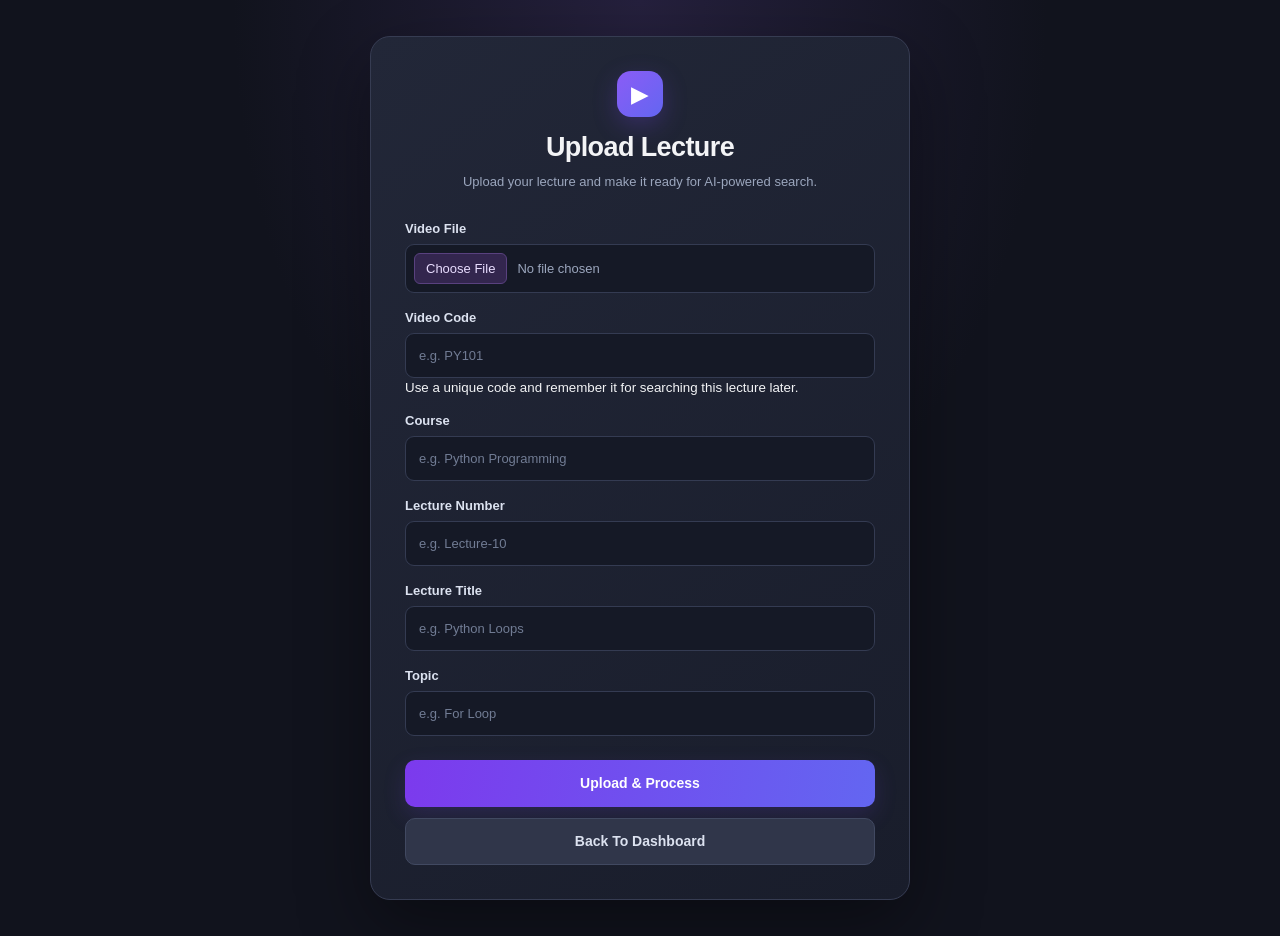
<file: 05_templates/templates/admin/upload_video.html>
<!DOCTYPE html>
<html lang="en">
<head>
    <meta charset="UTF-8">
    <meta name="viewport" content="width=device-width, initial-scale=1.0">
    <title>Upload Lecture | Lecture Timestamp Finder</title>

    <style>
        * {
            box-sizing: border-box;
        }

        :root {
            --bg: #11131d;
            --panel: #1c2030;
            --input: #151926;
            --border: #343b52;
            --text: #f3f4f6;
            --muted: #9ba6bd;
            --purple: #8b5cf6;
            --blue: #6366f1;
        }

        body {
            margin: 0;
            min-height: 100vh;
            padding: 36px 16px;
            display: flex;
            justify-content: center;
            align-items: center;
            font-family: Inter, "Segoe UI", Arial, sans-serif;
            color: var(--text);
            background:
                radial-gradient(ellipse at top, #25203d 0%, transparent 45%),
                var(--bg);
        }

        .upload-box {
            width: 540px;
            max-width: 100%;
            padding: 34px;
            background: linear-gradient(145deg, #222738, #191d2b);
            border: 1px solid #363c52;
            border-radius: 20px;
            box-shadow: 0 25px 70px rgba(0, 0, 0, .38);
        }

        .heading {
            text-align: center;
            margin-bottom: 28px;
        }

        .logo {
            width: 46px;
            height: 46px;
            margin: 0 auto 15px;
            display: grid;
            place-items: center;
            border-radius: 14px;
            color: white;
            font-size: 23px;
            background: linear-gradient(135deg, var(--purple), var(--blue));
            box-shadow: 0 8px 24px #7549e344;
        }

        .heading h1 {
            margin: 0 0 9px;
            font-size: 27px;
            letter-spacing: -.6px;
        }

        .heading p {
            margin: 0;
            color: var(--muted);
            font-size: 13px;
            line-height: 1.6;
        }

        .form-grid {
            display: grid;
            gap: 17px;
        }

        .field label {
            display: block;
            margin-bottom: 8px;
            color: #dce2f0;
            font-size: 13px;
            font-weight: 600;
        }

        .field input {
            width: 100%;
            min-height: 45px;
            padding: 12px 13px;
            color: white;
            background: var(--input);
            border: 1px solid var(--border);
            border-radius: 9px;
            outline: none;
            font: inherit;
            font-size: 13px;
            transition: border-color .2s, box-shadow .2s;
        }

        .field input:focus {
            border-color: var(--purple);
            box-shadow: 0 0 0 3px #8b5cf622;
        }

        .field input::placeholder {
            color: #717c94;
        }

        input[type="file"] {
            padding: 8px;
            color: var(--muted);
        }

        input[type="file"]::file-selector-button {
            padding: 7px 11px;
            margin-right: 10px;
            color: #e9ddff;
            background: #33264e;
            border: 1px solid #59417f;
            border-radius: 6px;
            cursor: pointer;
        }

        button {
            width: 100%;
            min-height: 47px;
            border: 0;
            border-radius: 10px;
            font-size: 14px;
            font-weight: 700;
            cursor: pointer;
            transition: transform .2s, filter .2s, opacity .2s;
        }

        button:hover:not(:disabled) {
            filter: brightness(1.12);
            transform: translateY(-1px);
        }

        button:disabled {
            cursor: not-allowed;
            opacity: .7;
        }

        .upload-button {
            margin-top: 24px;
            color: white;
            background: linear-gradient(100deg, #7c3aed, #6366f1);
            box-shadow: 0 8px 22px #6d45dc30;
        }

        .back-button {
            margin-top: 11px;
            color: #dce2f0;
            background: #30364a;
            border: 1px solid #414961;
        }

        #progressSection {
            display: none;
            margin-top: 24px;
            padding: 21px;
            background: #151926;
            border: 1px solid #353c52;
            border-radius: 14px;
        }

        .progress-heading {
            display: flex;
            align-items: center;
            justify-content: space-between;
            gap: 12px;
            margin-bottom: 16px;
        }

        .progress-heading h2 {
            margin: 0;
            font-size: 15px;
        }

        #percentage {
            color: #b9a0ff;
            font-size: 19px;
            font-weight: 750;
            font-variant-numeric: tabular-nums;
        }

        .progress-track {
            height: 9px;
            overflow: hidden;
            background: #30364a;
            border-radius: 20px;
        }

        #progressBar {
            width: 0%;
            height: 100%;
            border-radius: inherit;
            background: linear-gradient(90deg, #8b5cf6, #6366f1, #a78bfa);
            transition: width .45s ease;
        }

        .step-row {
            display: flex;
            align-items: center;
            gap: 9px;
            margin-top: 16px;
        }

        #spinner {
            display: none;
            flex-shrink: 0;
            width: 15px;
            height: 15px;
            border: 2px solid #454b62;
            border-top-color: #b9a0ff;
            border-radius: 50%;
            animation: spin .8s linear infinite;
        }

        #currentStep {
            margin: 0;
            color: #e3e7f5;
            font-size: 13px;
            line-height: 1.5;
        }

        #statusText {
            margin: 9px 0 0;
            color: var(--muted);
            font-size: 12px;
            line-height: 1.6;
        }

        #resultMessage {
            display: none;
            margin-top: 17px;
            padding: 13px 15px;
            border-radius: 9px;
            font-size: 13px;
            line-height: 1.6;
            overflow-wrap: anywhere;
        }

        #resultMessage.success {
            display: block;
            color: #a7f3d0;
            background: #12342d;
            border: 1px solid #27644f;
        }

        #resultMessage.error {
            display: block;
            color: #fecaca;
            background: #3a2029;
            border: 1px solid #75404c;
        }

        @keyframes spin {
            to { transform: rotate(360deg); }
        }

        @media (max-width: 520px) {
            body {
                padding: 18px 12px;
                align-items: flex-start;
            }

            .upload-box {
                padding: 23px 19px;
                border-radius: 15px;
            }

            .heading h1 {
                font-size: 24px;
            }
        }

        @media (prefers-reduced-motion: reduce) {
            *, *::before, *::after {
                animation-duration: .01ms !important;
                transition-duration: .01ms !important;
            }
        }
    </style>
</head>

<body>
    <main class="upload-box">
        <header class="heading">
            <div class="logo" aria-hidden="true">▶</div>
            <h1>Upload Lecture</h1>
            <p>Upload your lecture and make it ready for AI-powered search.</p>
        </header>

        <form id="uploadForm"
              action="/upload-video"
              method="POST"
              enctype="multipart/form-data">

            <input type="hidden" id="upload_id" name="upload_id">

            <div class="form-grid">
                <div class="field">
                    <label for="video">Video File</label>
                    <input type="file" id="video" name="video"
                           accept="video/*" required>
                </div>

                <div class="field">
                    <label for="video_code">Video Code</label>
                    <input type="text" id="video_code" name="video_code"
                        placeholder="e.g. PY101"
                        title="Use a unique video code. Remember this code for searching this lecture later."
                        required>
                        <small class="field-help">
                            Use a unique code and remember it for searching this lecture later.
                        </small>
                </div>
                <div class="field">
                    <label for="course">Course</label>
                    <input type="text" id="course" name="course"
                           placeholder="e.g. Python Programming" required>
                </div>

                <div class="field">
                    <label for="lecture_num">Lecture Number</label>
                    <input type="text" id="lecture_num" name="lecture_num"
                           placeholder="e.g. Lecture-10" required>
                </div>

                <div class="field">
                    <label for="lecture_title">Lecture Title</label>
                    <input type="text" id="lecture_title" name="lecture_title"
                           placeholder="e.g. Python Loops" required>
                </div>

                <div class="field">
                    <label for="topic">Topic</label>
                    <input type="text" id="topic" name="topic"
                           placeholder="e.g. For Loop" required>
                </div>
            </div>

            <button type="submit" class="upload-button" id="uploadButton">
                Upload &amp; Process
            </button>
        </form>

        <section id="progressSection" aria-live="polite">
            <div class="progress-heading">
                <h2 id="progressTitle">Processing Lecture</h2>
                <span id="percentage">0%</span>
            </div>

            <div class="progress-track"
                 role="progressbar"
                 id="progressTrack"
                 aria-label="Lecture processing progress"
                 aria-valuemin="0"
                 aria-valuemax="100"
                 aria-valuenow="0">
                <div id="progressBar"></div>
            </div>

            <div class="step-row">
                <span id="spinner"></span>
                <p id="currentStep">Preparing upload...</p>
            </div>

            <p id="statusText">Please keep this page open during processing.</p>
        </section>

        <div id="resultMessage" role="status" aria-live="polite"></div>

        <form action="{{ '/admin-dashboard' if session.get('role') == 'admin' else '/' }}" method="GET">
            <button type="submit" class="back-button">Back To Dashboard</button>
        </form>
    </main>

    <script>
        const form = document.getElementById("uploadForm");
        const uploadButton = document.getElementById("uploadButton");
        const progressSection = document.getElementById("progressSection");
        const progressBar = document.getElementById("progressBar");
        const progressTrack = document.getElementById("progressTrack");
        const percentage = document.getElementById("percentage");
        const progressTitle = document.getElementById("progressTitle");
        const currentStep = document.getElementById("currentStep");
        const statusText = document.getElementById("statusText");
        const spinner = document.getElementById("spinner");
        const resultMessage = document.getElementById("resultMessage");
        const uploadIdInput = document.getElementById("upload_id");

        let isUploading = false;
        let pollTimer = null;
        let finished = false;

        function setProgress(value, step) {
            const percent = Math.max(0, Math.min(100, Number(value) || 0));

            progressBar.style.width = percent + "%";
            percentage.textContent = percent + "%";
            progressTrack.setAttribute("aria-valuenow", percent);

            if (step) {
                currentStep.textContent = step;
            }
        }

        function showMessage(type, message) {
            resultMessage.className = type;
            resultMessage.textContent = message;
            resultMessage.style.display = "block";
        }

        function stopPolling() {
            if (pollTimer !== null) {
                clearInterval(pollTimer);
                pollTimer = null;
            }
        }

        function finishUpload(type, message) {
            if (finished) return;

            finished = true;
            stopPolling();
            isUploading = false;
            uploadButton.disabled = false;
            uploadButton.textContent =
                type === "error" ? "Try Again" : "Upload & Process";

            spinner.style.display = "none";

            if (type === "success") {
                setProgress(100, "Processing completed successfully!");
                progressTitle.textContent = "Lecture Ready";
                statusText.textContent = "Your lecture is ready! Return to your dashboard to access it. Remember your Video Code for searching.";
            } else {
                progressTitle.textContent = "Processing Failed";
                statusText.textContent = "Correct the issue and try again.";
            }

            showMessage(type, message);
        }

        async function pollProgress(uploadId) {
            if (finished) return;

            try {
                const response = await fetch(
                    "/api/upload-progress/" + encodeURIComponent(uploadId),
                    { cache: "no-store" }
                );

                if (!response.ok) return;

                const data = await response.json();

                if (finished) return;

                if (typeof data.percent === "number") {
                    setProgress(data.percent, data.step);
                }

                if (data.status === "completed") {
                    finishUpload(
                        "success",
                        "Lecture processed successfully! " +
                        (data.saved_count ?? 0) +
                        " chunks saved to MySQL. Video Code: " +
                        document.getElementById("video_code").value.trim().toUpperCase()
                    );
                } else if (data.status === "failed") {
                    finishUpload(
                        "error",
                        data.error || "Video processing failed."
                    );
                }
            } catch (error) {
                console.error("Progress polling error:", error);
            }
        }

        form.addEventListener("submit", function (event) {
            event.preventDefault();

            if (isUploading || !form.reportValidity()) return;

            isUploading = true;
            finished = false;
            uploadButton.disabled = true;
            uploadButton.textContent = "Uploading...";
            progressSection.style.display = "block";
            resultMessage.style.display = "none";
            resultMessage.className = "";
            resultMessage.textContent = "";
            spinner.style.display = "inline-block";
            progressTitle.textContent = "Processing Lecture";
            statusText.textContent =
                "Uploading video and running processing stages...";

            const uploadId =
                window.crypto && window.crypto.randomUUID
                    ? window.crypto.randomUUID()
                    : Date.now().toString(36) +
                    Math.random().toString(36).slice(2);

            uploadIdInput.value = uploadId;
            setProgress(0, "Uploading video...");

            // Start polling independently while the upload request runs.
            pollTimer = setInterval(() => pollProgress(uploadId), 1000);

            const xhr = new XMLHttpRequest();
            xhr.open("POST", form.action, true);

            // Real file-transfer progress (not processing progress).
            xhr.upload.addEventListener("progress", function (event) {
                if (!event.lengthComputable || finished) return;

                const transferPercent =
                    Math.round((event.loaded / event.total) * 100);

                statusText.textContent =
                    "Uploading video: " + transferPercent + "% transferred.";
            });

            xhr.addEventListener("load", function () {
                if (finished) return;

                let responseText = xhr.responseText || "";

                if (xhr.status < 200 || xhr.status >= 300) {
                    finishUpload(
                        "error",
                        responseText || "Upload failed. Please try again."
                    );
                    return;
                }

                // Give the progress API a chance to return its final status.
                pollProgress(uploadId).then(() => {
                    if (finished) return;

                    // Do not claim success just because the HTTP request ended.
                    // A completed status must come from the progress endpoint.
                    statusText.textContent =
                        "Server response received; checking final processing status.";

                    setTimeout(() => {
                        if (finished) return;

                        pollProgress(uploadId).then(() => {
                            if (finished) return;

                            // Fallback for backends that return success text
                            // but do not expose a completed progress status.
                            if (xhr.status >= 200 && xhr.status < 300) {
                                finishUpload("success", responseText);
                            }
                        });
                    }, 1200);
                });
            });

            xhr.addEventListener("error", function () {
                finishUpload(
                    "error",
                    "Could not contact Flask. Check that the server is running."
                );
            });

            xhr.addEventListener("abort", function () {
                finishUpload("error", "Upload was cancelled.");
            });

            xhr.send(new FormData(form));
        });
    </script>
</body>
</html>
</file>
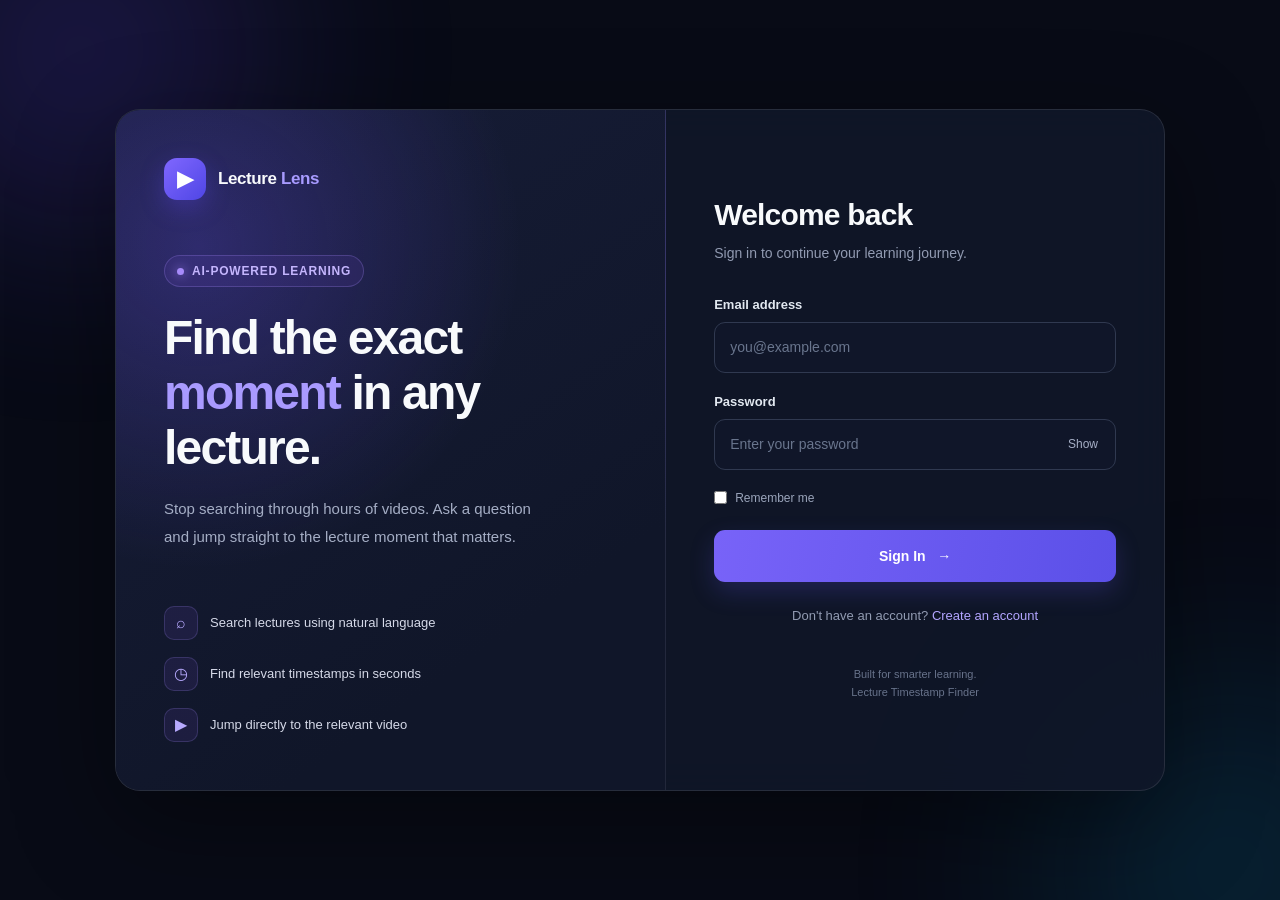
<file: 05_templates/templates/auth/login.html>
<!DOCTYPE html>
<html lang="en">
<head>
    <meta charset="UTF-8">
    <meta name="viewport" content="width=device-width, initial-scale=1.0">
    <title>Login | Lecture Timestamp Finder</title>

    <style>
        /* ---------------------------------------------------------
           Global Styles
        --------------------------------------------------------- */
        * {
            margin: 0;
            padding: 0;
            box-sizing: border-box;
            font-family: "Segoe UI", Arial, sans-serif;
        }

        body {
            min-height: 100vh;
            background: #080b16;
            color: #f8fafc;
            display: flex;
            align-items: center;
            justify-content: center;
            padding: 28px;
            overflow-x: hidden;
            position: relative;
        }

        body::before,
        body::after {
            content: "";
            position: fixed;
            width: 360px;
            height: 360px;
            border-radius: 50%;
            filter: blur(110px);
            opacity: 0.22;
            pointer-events: none;
        }

        body::before {
            background: #6546f5;
            top: -130px;
            left: -100px;
        }

        body::after {
            background: #087eaa;
            right: -130px;
            bottom: -150px;
        }

        /* ---------------------------------------------------------
           Login Layout
        --------------------------------------------------------- */
        .login-layout {
            width: 100%;
            max-width: 1050px;
            min-height: 610px;
            display: grid;
            grid-template-columns: 1.05fr 0.95fr;
            position: relative;
            z-index: 1;
            overflow: hidden;
            border: 1px solid rgba(255, 255, 255, 0.10);
            border-radius: 25px;
            background: rgba(17, 23, 42, 0.88);
            box-shadow: 0 30px 100px rgba(0, 0, 0, 0.4);
            backdrop-filter: blur(18px);
            animation: appear 0.65s ease both;
        }

        /* ---------------------------------------------------------
           Brand Panel
        --------------------------------------------------------- */
        .brand-panel {
            padding: 48px;
            display: flex;
            flex-direction: column;
            justify-content: space-between;
            background:
                radial-gradient(circle at 15% 20%,
                    rgba(112, 83, 255, 0.28), transparent 45%),
                linear-gradient(145deg, #171d38, #101629 75%);
            border-right: 1px solid rgba(255, 255, 255, 0.07);
        }

        .brand {
            display: flex;
            align-items: center;
            gap: 12px;
            font-size: 17px;
            font-weight: 700;
            letter-spacing: -0.4px;
        }

        .brand-icon {
            width: 42px;
            height: 42px;
            display: grid;
            place-items: center;
            border-radius: 13px;
            color: white;
            background: linear-gradient(135deg, #8067ff, #4f46e5);
            box-shadow: 0 8px 24px rgba(99, 75, 255, 0.3);
            font-size: 21px;
        }

        .brand-text span {
            color: #a89bff;
        }

        .hero-content {
            margin: 55px 0;
        }

        .eyebrow {
            display: inline-flex;
            align-items: center;
            gap: 8px;
            padding: 8px 12px;
            margin-bottom: 24px;
            border: 1px solid rgba(167, 139, 250, 0.25);
            border-radius: 30px;
            color: #c4b5fd;
            background: rgba(139, 92, 246, 0.09);
            font-size: 12px;
            font-weight: 600;
            letter-spacing: 0.8px;
            text-transform: uppercase;
        }

        .eyebrow-dot {
            width: 7px;
            height: 7px;
            background: #a78bfa;
            border-radius: 50%;
            box-shadow: 0 0 12px #a78bfa;
        }

        .hero-content h1 {
            max-width: 390px;
            font-size: clamp(34px, 4vw, 48px);
            line-height: 1.14;
            letter-spacing: -1.8px;
            font-weight: 750;
        }

        .hero-content h1 span {
            color: #a99aff;
        }

        .hero-content p {
            max-width: 370px;
            margin-top: 20px;
            color: #a5aec5;
            font-size: 15px;
            line-height: 1.85;
        }

        .feature-list {
            display: grid;
            gap: 17px;
        }

        .feature {
            display: flex;
            align-items: center;
            gap: 12px;
            color: #d5d9e8;
            font-size: 13px;
        }

        .feature-icon {
            width: 34px;
            height: 34px;
            flex-shrink: 0;
            display: grid;
            place-items: center;
            border: 1px solid rgba(167, 139, 250, 0.2);
            border-radius: 10px;
            background: rgba(139, 92, 246, 0.1);
            color: #b8aaff;
            font-size: 16px;
        }

        /* ---------------------------------------------------------
           Login Form Panel
        --------------------------------------------------------- */
        .form-panel {
            padding: 60px 48px;
            display: flex;
            flex-direction: column;
            justify-content: center;
        }

        .form-heading {
            margin-bottom: 32px;
        }

        .form-heading h2 {
            font-size: 30px;
            letter-spacing: -0.8px;
            margin-bottom: 10px;
        }

        .form-heading p {
            color: #929bb2;
            font-size: 14px;
            line-height: 1.6;
        }

        .field {
            margin-bottom: 21px;
        }

        .field label {
            display: block;
            margin-bottom: 10px;
            color: #e2e8f0;
            font-size: 13px;
            font-weight: 600;
        }

        .input-wrap {
            position: relative;
        }

        .input-wrap input {
            width: 100%;
            height: 51px;
            padding: 0 15px;
            outline: none;
            border: 1px solid #303950;
            border-radius: 11px;
            color: #f8fafc;
            background: #101629;
            font-size: 14px;
            transition: border-color 0.2s, box-shadow 0.2s;
        }

        .input-wrap input::placeholder {
            color: #69758d;
        }

        .input-wrap input:focus {
            border-color: #8170ff;
            box-shadow: 0 0 0 4px rgba(129, 112, 255, 0.12);
        }

        .password-input {
            padding-right: 70px !important;
        }

        .toggle-password {
            position: absolute;
            top: 50%;
            right: 13px;
            transform: translateY(-50%);
            padding: 5px;
            border: none;
            background: transparent;
            color: #a5aec5;
            font-size: 12px;
            cursor: pointer;
        }

        .toggle-password:hover {
            color: #c4b5fd;
        }

        .form-options {
            display: flex;
            align-items: center;
            justify-content: space-between;
            gap: 12px;
            margin: 2px 0 25px;
            color: #9ba5bb;
            font-size: 12px;
        }

        .remember-option {
            display: flex;
            align-items: center;
            gap: 8px;
        }

        .remember-option input {
            accent-color: #8170ff;
        }

        .form-options a,
        .signup-link a {
            color: #b3a5ff;
            text-decoration: none;
        }

        .form-options a:hover,
        .signup-link a:hover {
            color: #d0c7ff;
            text-decoration: underline;
        }

        .login-button {
            width: 100%;
            min-height: 52px;
            border: none;
            border-radius: 11px;
            color: white;
            background: linear-gradient(100deg, #7863f8, #5b50e8);
            box-shadow: 0 10px 25px rgba(99, 80, 232, 0.22);
            font-size: 14px;
            font-weight: 700;
            cursor: pointer;
            transition: transform 0.2s, box-shadow 0.2s;
        }

        .login-button:hover {
            transform: translateY(-2px);
            box-shadow: 0 14px 30px rgba(99, 80, 232, 0.35);
        }

        .login-button:active {
            transform: translateY(0);
        }

        .signup-link {
            margin-top: 26px;
            text-align: center;
            color: #929bb2;
            font-size: 13px;
        }

        .form-footer {
            margin-top: 42px;
            text-align: center;
            color: #68738b;
            font-size: 11px;
            line-height: 1.7;
        }

        /* ---------------------------------------------------------
           Responsive Layout
        --------------------------------------------------------- */
        @keyframes appear {
            from {
                opacity: 0;
                transform: translateY(12px);
            }
            to {
                opacity: 1;
                transform: translateY(0);
            }
        }

        @media (max-width: 760px) {
            body {
                padding: 16px;
                align-items: flex-start;
            }

            .login-layout {
                max-width: 470px;
                grid-template-columns: 1fr;
                border-radius: 20px;
            }

            .brand-panel {
                padding: 28px 28px 22px;
                border-right: none;
                border-bottom: 1px solid rgba(255, 255, 255, 0.07);
            }

            .hero-content {
                margin: 32px 0 24px;
            }

            .hero-content h1 {
                font-size: 34px;
            }

            .hero-content p {
                margin-top: 12px;
                font-size: 14px;
            }

            .feature-list {
                display: none;
            }

            .form-panel {
                padding: 32px 28px;
            }

            .form-heading h2 {
                font-size: 27px;
            }

            .form-footer {
                margin-top: 28px;
            }
        }

        @media (prefers-reduced-motion: reduce) {
            *,
            *::before,
            *::after {
                animation-duration: 0.01ms !important;
                transition-duration: 0.01ms !important;
            }
        }
    </style>
</head>

<body>

    <main class="login-layout">

        <section class="brand-panel">
            <div class="brand">
                <div class="brand-icon" aria-hidden="true">▶</div>
                <div class="brand-text">
                    Lecture <span>Lens</span>
                </div>
            </div>

            <div class="hero-content">
                <div class="eyebrow">
                    <span class="eyebrow-dot"></span>
                    AI-Powered Learning
                </div>

                <h1>
                    Find the exact
                    <span>moment</span>
                    in any lecture.
                </h1>

                <p>
                    Stop searching through hours of videos.
                    Ask a question and jump straight to the
                    lecture moment that matters.
                </p>
            </div>

            <div class="feature-list">
                <div class="feature">
                    <div class="feature-icon" aria-hidden="true">⌕</div>
                    <span>Search lectures using natural language</span>
                </div>

                <div class="feature">
                    <div class="feature-icon" aria-hidden="true">◷</div>
                    <span>Find relevant timestamps in seconds</span>
                </div>

                <div class="feature">
                    <div class="feature-icon" aria-hidden="true">▶</div>
                    <span>Jump directly to the relevant video</span>
                </div>
            </div>
        </section>

        <section class="form-panel">
            <div class="form-heading">
                <h2>Welcome back</h2>
                <p>Sign in to continue your learning journey.</p>
            </div>

            <form method="POST">
                <div class="field">
                    <label for="email">Email address</label>
                    <div class="input-wrap">
                        <input
                            id="email"
                            type="email"
                            name="email"
                            placeholder="you@example.com"
                            autocomplete="email"
                            required
                        >
                    </div>
                </div>

                <div class="field">
                    <label for="password">Password</label>
                    <div class="input-wrap">
                        <input
                            id="password"
                            class="password-input"
                            type="password"
                            name="password"
                            placeholder="Enter your password"
                            autocomplete="current-password"
                            required
                        >
                        <button
                            class="toggle-password"
                            type="button"
                            id="togglePassword"
                            aria-controls="password"
                            aria-label="Show password"
                        >
                            Show
                        </button>
                    </div>
                </div>

                <div class="form-options">
                    <label class="remember-option">
                        <input type="checkbox" name="remember">
                        <span>Remember me</span>
                    </label>
                </div>

                <button class="login-button" type="submit">
                    Sign In &nbsp; →
                </button>
            </form>

            <div class="signup-link">
                Don't have an account?
                <a href="/signup">Create an account</a>
            </div>

            <div class="form-footer">
                Built for smarter learning.<br>
                Lecture Timestamp Finder
            </div>
        </section>

    </main>

    <script>
        // ---------------------------------------------------------
        // Toggle Password Visibility
        // ---------------------------------------------------------
        const togglePassword = document.getElementById("togglePassword");
        const passwordInput = document.getElementById("password");

        togglePassword.addEventListener("click", function () {
            const isHidden = passwordInput.type === "password";

            passwordInput.type = isHidden ? "text" : "password";
            togglePassword.textContent = isHidden ? "Hide" : "Show";
            togglePassword.setAttribute(
                "aria-label",
                isHidden ? "Hide password" : "Show password"
            );
        });
    </script>

</body>
</html>
</file>
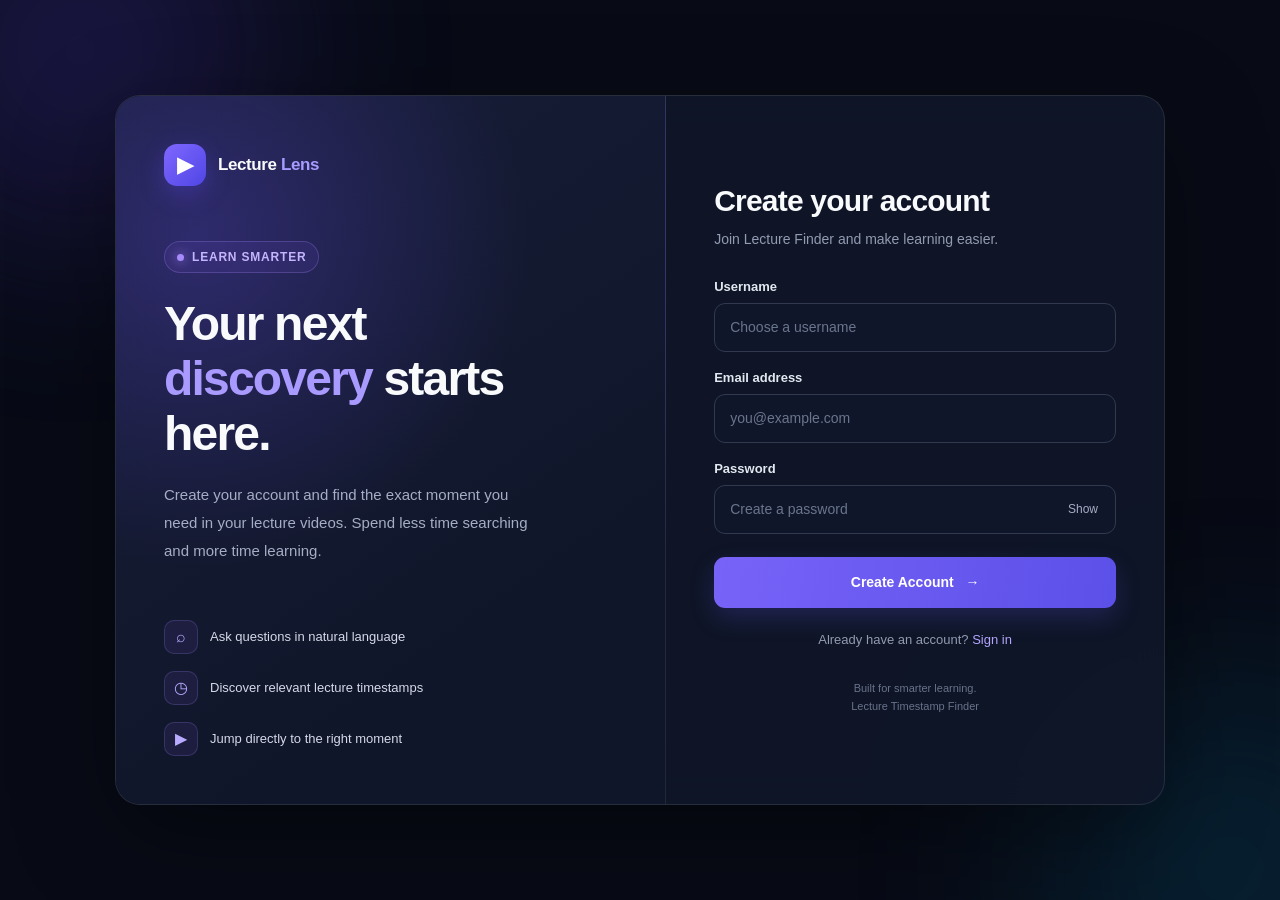
<file: 05_templates/templates/auth/signup.html>
<!DOCTYPE html>
<html lang="en">
<head>
    <meta charset="UTF-8">
    <meta name="viewport" content="width=device-width, initial-scale=1.0">
    <title>Sign Up | Lecture Timestamp Finder</title>

    <style>
        * {
            margin: 0;
            padding: 0;
            box-sizing: border-box;
            font-family: "Segoe UI", Arial, sans-serif;
        }

        body {
            min-height: 100vh;
            background: #080b16;
            color: #f8fafc;
            display: flex;
            align-items: center;
            justify-content: center;
            padding: 28px;
            overflow-x: hidden;
            position: relative;
        }

        body::before,
        body::after {
            content: "";
            position: fixed;
            width: 360px;
            height: 360px;
            border-radius: 50%;
            filter: blur(110px);
            opacity: 0.22;
            pointer-events: none;
        }

        body::before {
            background: #6546f5;
            top: -130px;
            left: -100px;
        }

        body::after {
            background: #087eaa;
            right: -130px;
            bottom: -150px;
        }

        /* ---------------------------------------------------------
           Signup Layout
        --------------------------------------------------------- */
        .signup-layout {
            width: 100%;
            max-width: 1050px;
            min-height: 610px;
            display: grid;
            grid-template-columns: 1.05fr 0.95fr;
            position: relative;
            z-index: 1;
            overflow: hidden;
            border: 1px solid rgba(255, 255, 255, 0.10);
            border-radius: 25px;
            background: rgba(17, 23, 42, 0.88);
            box-shadow: 0 30px 100px rgba(0, 0, 0, 0.4);
            backdrop-filter: blur(18px);
            animation: appear 0.65s ease both;
        }

        /* ---------------------------------------------------------
           Brand Panel
        --------------------------------------------------------- */
        .brand-panel {
            padding: 48px;
            display: flex;
            flex-direction: column;
            justify-content: space-between;
            background:
                radial-gradient(circle at 15% 20%,
                    rgba(112, 83, 255, 0.28), transparent 45%),
                linear-gradient(145deg, #171d38, #101629 75%);
            border-right: 1px solid rgba(255, 255, 255, 0.07);
        }

        .brand {
            display: flex;
            align-items: center;
            gap: 12px;
            font-size: 17px;
            font-weight: 700;
            letter-spacing: -0.4px;
        }

        .brand-icon {
            width: 42px;
            height: 42px;
            display: grid;
            place-items: center;
            border-radius: 13px;
            color: white;
            background: linear-gradient(135deg, #8067ff, #4f46e5);
            box-shadow: 0 8px 24px rgba(99, 75, 255, 0.3);
            font-size: 21px;
        }

        .brand-text span {
            color: #a89bff;
        }

        .hero-content {
            margin: 55px 0;
        }

        .eyebrow {
            display: inline-flex;
            align-items: center;
            gap: 8px;
            padding: 8px 12px;
            margin-bottom: 24px;
            border: 1px solid rgba(167, 139, 250, 0.25);
            border-radius: 30px;
            color: #c4b5fd;
            background: rgba(139, 92, 246, 0.09);
            font-size: 12px;
            font-weight: 600;
            letter-spacing: 0.8px;
            text-transform: uppercase;
        }

        .eyebrow-dot {
            width: 7px;
            height: 7px;
            background: #a78bfa;
            border-radius: 50%;
            box-shadow: 0 0 12px #a78bfa;
        }

        .hero-content h1 {
            max-width: 390px;
            font-size: clamp(34px, 4vw, 48px);
            line-height: 1.14;
            letter-spacing: -1.8px;
            font-weight: 750;
        }

        .hero-content h1 span {
            color: #a99aff;
        }

        .hero-content p {
            max-width: 370px;
            margin-top: 20px;
            color: #a5aec5;
            font-size: 15px;
            line-height: 1.85;
        }

        .feature-list {
            display: grid;
            gap: 17px;
        }

        .feature {
            display: flex;
            align-items: center;
            gap: 12px;
            color: #d5d9e8;
            font-size: 13px;
        }

        .feature-icon {
            width: 34px;
            height: 34px;
            flex-shrink: 0;
            display: grid;
            place-items: center;
            border: 1px solid rgba(167, 139, 250, 0.2);
            border-radius: 10px;
            background: rgba(139, 92, 246, 0.1);
            color: #b8aaff;
            font-size: 16px;
        }

        /* ---------------------------------------------------------
           Signup Form
        --------------------------------------------------------- */
        .form-panel {
            padding: 48px;
            display: flex;
            flex-direction: column;
            justify-content: center;
        }

        .form-heading {
            margin-bottom: 28px;
        }

        .form-heading h2 {
            font-size: 30px;
            letter-spacing: -0.8px;
            margin-bottom: 10px;
        }

        .form-heading p {
            color: #929bb2;
            font-size: 14px;
            line-height: 1.6;
        }

        .field {
            margin-bottom: 18px;
        }

        .field label {
            display: block;
            margin-bottom: 9px;
            color: #e2e8f0;
            font-size: 13px;
            font-weight: 600;
        }

        .input-wrap {
            position: relative;
        }

        .input-wrap input {
            width: 100%;
            height: 49px;
            padding: 0 15px;
            outline: none;
            border: 1px solid #303950;
            border-radius: 11px;
            color: #f8fafc;
            background: #101629;
            font-size: 14px;
            transition: border-color 0.2s, box-shadow 0.2s;
        }

        .input-wrap input::placeholder {
            color: #69758d;
        }

        .input-wrap input:focus {
            border-color: #8170ff;
            box-shadow: 0 0 0 4px rgba(129, 112, 255, 0.12);
        }

        .password-input {
            padding-right: 70px !important;
        }

        .toggle-password {
            position: absolute;
            top: 50%;
            right: 13px;
            transform: translateY(-50%);
            padding: 5px;
            border: none;
            background: transparent;
            color: #a5aec5;
            font-size: 12px;
            cursor: pointer;
        }

        .toggle-password:hover {
            color: #c4b5fd;
        }

        .signup-button {
            width: 100%;
            min-height: 51px;
            margin-top: 5px;
            border: none;
            border-radius: 11px;
            color: white;
            background: linear-gradient(100deg, #7863f8, #5b50e8);
            box-shadow: 0 10px 25px rgba(99, 80, 232, 0.22);
            font-size: 14px;
            font-weight: 700;
            cursor: pointer;
            transition: transform 0.2s, box-shadow 0.2s;
        }

        .signup-button:hover {
            transform: translateY(-2px);
            box-shadow: 0 14px 30px rgba(99, 80, 232, 0.35);
        }

        .login-link {
            margin-top: 24px;
            text-align: center;
            color: #929bb2;
            font-size: 13px;
        }

        .login-link a {
            color: #b3a5ff;
            text-decoration: none;
        }

        .login-link a:hover {
            color: #d0c7ff;
            text-decoration: underline;
        }

        .form-footer {
            margin-top: 32px;
            text-align: center;
            color: #68738b;
            font-size: 11px;
            line-height: 1.7;
        }

        /* ---------------------------------------------------------
           Responsive Layout
        --------------------------------------------------------- */
        @keyframes appear {
            from {
                opacity: 0;
                transform: translateY(12px);
            }
            to {
                opacity: 1;
                transform: translateY(0);
            }
        }

        @media (max-width: 760px) {
            body {
                padding: 16px;
                align-items: flex-start;
            }

            .signup-layout {
                max-width: 470px;
                grid-template-columns: 1fr;
                border-radius: 20px;
            }

            .brand-panel {
                padding: 25px 28px 20px;
                border-right: none;
                border-bottom: 1px solid rgba(255, 255, 255, 0.07);
            }

            .hero-content {
                margin: 28px 0 20px;
            }

            .hero-content h1 {
                font-size: 33px;
            }

            .hero-content p {
                margin-top: 12px;
                font-size: 14px;
            }

            .feature-list {
                display: none;
            }

            .form-panel {
                padding: 30px 28px;
            }

            .form-heading h2 {
                font-size: 27px;
            }

            .form-footer {
                margin-top: 24px;
            }
        }

        @media (prefers-reduced-motion: reduce) {
            *,
            *::before,
            *::after {
                animation-duration: 0.01ms !important;
                transition-duration: 0.01ms !important;
            }
        }
    </style>
</head>

<body>

    <main class="signup-layout">

        <section class="brand-panel">
            <div class="brand">
                <div class="brand-icon" aria-hidden="true">▶</div>
                <div class="brand-text">
                    Lecture <span>Lens</span>
                </div>
            </div>

            <div class="hero-content">
                <div class="eyebrow">
                    <span class="eyebrow-dot"></span>
                    Learn Smarter
                </div>

                <h1>
                    Your next
                    <span>discovery</span>
                    starts here.
                </h1>

                <p>
                    Create your account and find the exact
                    moment you need in your lecture videos.
                    Spend less time searching and more time learning.
                </p>
            </div>

            <div class="feature-list">
                <div class="feature">
                    <div class="feature-icon" aria-hidden="true">⌕</div>
                    <span>Ask questions in natural language</span>
                </div>

                <div class="feature">
                    <div class="feature-icon" aria-hidden="true">◷</div>
                    <span>Discover relevant lecture timestamps</span>
                </div>

                <div class="feature">
                    <div class="feature-icon" aria-hidden="true">▶</div>
                    <span>Jump directly to the right moment</span>
                </div>
            </div>
        </section>

        <section class="form-panel">
            <div class="form-heading">
                <h2>Create your account</h2>
                <p>Join Lecture Finder and make learning easier.</p>
            </div>

            <form method="POST">
                <div class="field">
                    <label for="username">Username</label>
                    <div class="input-wrap">
                        <input
                            id="username"
                            type="text"
                            name="username"
                            placeholder="Choose a username"
                            autocomplete="username"
                            required
                        >
                    </div>
                </div>

                <div class="field">
                    <label for="email">Email address</label>
                    <div class="input-wrap">
                        <input
                            id="email"
                            type="email"
                            name="email"
                            placeholder="you@example.com"
                            autocomplete="email"
                            required
                        >
                    </div>
                </div>

                <div class="field">
                    <label for="password">Password</label>
                    <div class="input-wrap">
                        <input
                            id="password"
                            class="password-input"
                            type="password"
                            name="password"
                            placeholder="Create a password"
                            autocomplete="new-password"
                            required
                        >
                        <button
                            class="toggle-password"
                            type="button"
                            id="togglePassword"
                            aria-controls="password"
                            aria-label="Show password"
                        >
                            Show
                        </button>
                    </div>
                </div>

                <button class="signup-button" type="submit">
                    Create Account &nbsp; →
                </button>
            </form>

            <div class="login-link">
                Already have an account?
                <a href="/login">Sign in</a>
            </div>

            <div class="form-footer">
                Built for smarter learning.<br>
                Lecture Timestamp Finder
            </div>
        </section>

    </main>

    <script>
        const togglePassword = document.getElementById("togglePassword");
        const passwordInput = document.getElementById("password");

        togglePassword.addEventListener("click", function () {
            const isHidden = passwordInput.type === "password";

            passwordInput.type = isHidden ? "text" : "password";
            togglePassword.textContent = isHidden ? "Hide" : "Show";
            togglePassword.setAttribute(
                "aria-label",
                isHidden ? "Hide password" : "Show password"
            );
        });
    </script>

</body>
</html>
</file>
